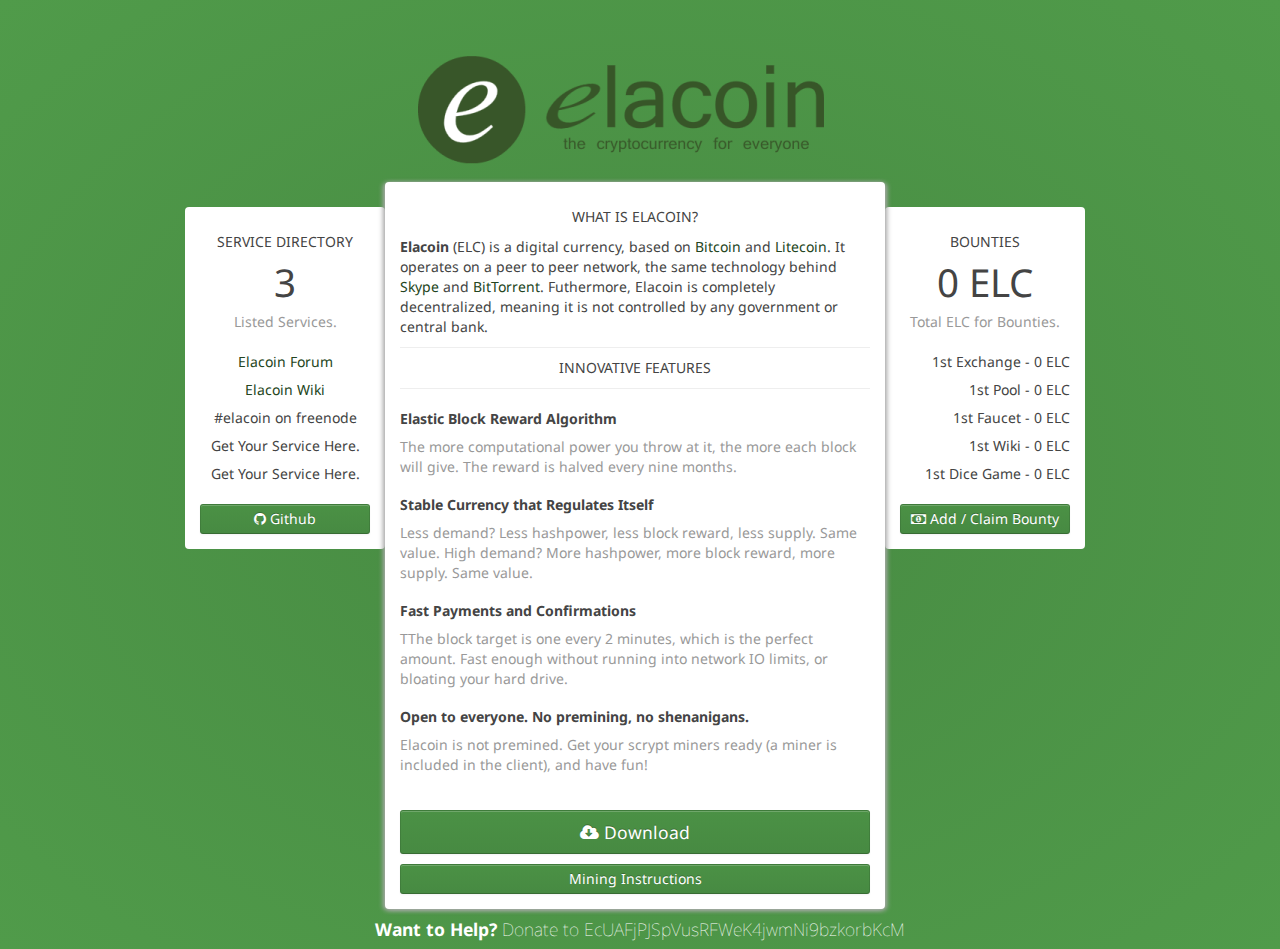
<file: index.html>
<!doctype html>
<html>
<head>
	<link rel="icon" type="image/png" href="fav.png">
	<title>Elacoin - An elastic cryptocurrency</title>

	<link href="stylesheets/screen.css" media="screen, projection" rel="stylesheet" type="text/css" />
	<link href="stylesheets/print.css" media="print" rel="stylesheet" type="text/css" />
	<link href="font-awesome/css/font-awesome.css" rel="stylesheet" />
	
	<!--[if IE]>
		<link href="stylesheets/ie.css" media="screen, projection" rel="stylesheet" type="text/css" />
	<![endif]-->
	<style>
	.spacer { padding-bottom: 10px; }
	.userimg { width: 100%; }
	</style>

</head>
<body class="green-theme">
	<div class="container text-center">

		<h2 class="heading">
			<img src="logo.png" alt="Elacoin" style="padding-right: 38px;"/>
		
		</h2>
		<!--<p class="lead sub-title">An elastic crypto currency.</p>-->
		
		<div class="row plans text-center" style="margin-bottom:0px;">
			<div class="span2">
				<h5 class="plan-name">Service Directory</h5>
				<h1 class="plan-price">3</h1>
				<span class="muted">Listed Services.</span>

				<ul class="unstyled plan-features">
					<li><a href="http://www.altcoinforum.org/index.php/board,21.0.html">Elacoin Forum</a></li>
					<li><a href="http://elacoinwiki.org/index.php?title=Main_Page">Elacoin Wiki</a></li>
					<li>#elacoin on freenode</li>
					<li>Get Your Service Here.</li>
					<li>Get Your Service Here.</li>
				</ul>

				<a href="http://github.com/elacoin/elacoin" class="btn btn-block btn-medium btn-success"><i class="icon-github"></i> Github</a>
			</div>
			<div class="span5 preferred-plan" >

				<h5 class="plan-name">What is Elacoin?</h5>

				<div style="text-align: left;">
					<p>
                                <b>Elacoin</b> (ELC) is a digital currency, based on <a href="http://bitcoin.org">Bitcoin</a> and <a href="http://litecoin.org/">Litecoin</a>. 
                                It operates on a peer to peer network, the same technology behind <a href="http://www.skype.com/">Skype</a> and 
                                <a href="http://www.bittorrent.com/">BitTorrent</a>. Futhermore, Elacoin is completely decentralized, meaning it
                                is not controlled by any government or central bank.
                         </p>
				</div>

				

				<h5 class="plan-name" style="border-bottom: 1px solid #EEEEEE;  border-top: 1px solid #EEEEEE; padding: 10px;">Innovative Features</h5>

				<!--<h1 class="plan-price">$49</h1>-->
				<!--<span class="muted">Current Trade Price 100 ELC / 1 LTC</span>-->

				<ul class="unstyled plan-features" style="margin-top: 20px; text-align:left;">
					<li><b>Elastic Block Reward Algorithm</b></li>
					<li class="muted spacer">
						The more computational power you throw at it, the more each block will give. 
						The reward is halved every nine months.
					</li>
					<li><b>Stable Currency that Regulates Itself</b></li>
					<li class="muted spacer">
						Less demand? Less hashpower, less block reward, less supply. Same value.
						High demand? More hashpower, more block reward, more supply. Same value.
					</li>
					<li><b>Fast Payments and Confirmations</b></li>
					<li class="muted spacer">
						TThe block target is one every 2 minutes, which is the perfect amount.
						Fast enough without running into network IO limits, or bloating your hard drive.
					</li>
					<li><b>Open to everyone. No premining, no shenanigans.</b></li>
					<li class="muted spacer" style="margin-bottom: -20px; ">
						Elacoin is not premined. Get your scrypt miners ready (a miner is included in
						the client), and have fun!
					</li>
				</ul>
				<a href="http://github.com/elacoin/elacoin" class="btn btn-block btn-large btn-success"><i class="icon-cloud-download"></i> Download</a>

				<!--<div class="btn-group">
					<button class="btn btn-success dropdown-toggle" data-toggle="dropdown">Success <span class="caret"></span></button>
					<ul class="dropdown-menu">
						<li><a href="#">Action</a></li>
						<li><a href="#">Another action</a></li>
						<li><a href="#">Something else here</a></li>
						<li class="divider"></li>
						<li><a href="#">Separated link</a></li>
					</ul>
				</div>-->

				<a href="#" class="btn btn-block btn-medium btn-success" style="margin-top:10px;">Mining Instructions</a>
			</div>
			<div class="span2">
				<h5 class="plan-name">Bounties</h5>
				
				<h1 class="plan-price">0 ELC</h1>
				<span class="muted">Total ELC for Bounties.</span>

				<ul class="unstyled plan-features" style="text-align: right;">
					<li>1st Exchange - 0 ELC</li>
					<li>1st Pool - 0 ELC</li>
					<li>1st Faucet - 0 ELC</li>
					<li>1st Wiki - 0 ELC</li>
					<li>1st Dice Game - 0 ELC</li>
				</ul>
				<a href="https://bitcointalk.org/index.php?topic=204747.msg2139672#msg2139672" class="btn btn-block btn-medium btn-success"><i class="icon-money"></i> Add / Claim Bounty</a>
			</div>
		</div>

		<h4 class="learn-more" >
			<strong>Want to Help?</strong>
			<span>Donate to EcUAFjPJSpVusRFWeK4jwmNi9bzkorbKcM</span>
		</h4>

	</div>

	<!--<script src="assets/js/bootstrap-dropdown.js"></script>-->
	<script>
	(function(i,s,o,g,r,a,m){i['GoogleAnalyticsObject']=r;i[r]=i[r]||function(){
	(i[r].q=i[r].q||[]).push(arguments)},i[r].l=1*new Date();a=s.createElement(o),
	m=s.getElementsByTagName(o)[0];a.async=1;a.src=g;m.parentNode.insertBefore(a,m)
	})(window,document,'script','//www.google-analytics.com/analytics.js','ga');

	ga('create', 'UA-40768937-2', 'elacoin.org');
	ga('send', 'pageview');
	</script>
</body>
</html>
</file>
<file: stylesheets/screen.css>
@import url(http://fonts.googleapis.com/css?family=Noto+Sans);body{margin:0;font-family:"Helvetica Neue",Helvetica,Arial,sans-serif;font-size:14px;line-height:20px;color:#333;background-color:#fff}a{color:#08c;text-decoration:none}a:hover,a:focus{color:#005580;text-decoration:underline}.img-rounded{-webkit-border-radius:6px;-moz-border-radius:6px;border-radius:6px}.img-polaroid{padding:4px;background-color:#fff;border:1px solid #ccc;border:1px solid rgba(0,0,0,0.2);-webkit-box-shadow:0 1px 3px rgba(0,0,0,0.1);-moz-box-shadow:0 1px 3px rgba(0,0,0,0.1);box-shadow:0 1px 3px rgba(0,0,0,0.1)}.img-circle{-webkit-border-radius:500px;-moz-border-radius:500px;border-radius:500px}.row{margin-left:-20px;*zoom:1}.row:before,.row:after{display:table;content:"";line-height:0}.row:after{clear:both}[class*="span"]{float:left;min-height:1px;margin-left:20px}.container,.navbar-static-top .container,.navbar-fixed-top .container,.navbar-fixed-bottom .container{width:940px}.span12{width:940px}.span11{width:860px}.span10{width:780px}.span9{width:700px}.span8{width:620px}.span7{width:540px}.span6{width:460px}.span5{width:380px}.span4{width:300px}.span3{width:220px}.span2{width:140px}.span1{width:60px}.offset12{margin-left:980px}.offset11{margin-left:900px}.offset10{margin-left:820px}.offset9{margin-left:740px}.offset8{margin-left:660px}.offset7{margin-left:580px}.offset6{margin-left:500px}.offset5{margin-left:420px}.offset4{margin-left:340px}.offset3{margin-left:260px}.offset2{margin-left:180px}.offset1{margin-left:100px}.row-fluid{width:100%;*zoom:1}.row-fluid:before,.row-fluid:after{display:table;content:"";line-height:0}.row-fluid:after{clear:both}.row-fluid [class*="span"]{display:block;width:100%;min-height:30px;-webkit-box-sizing:border-box;-moz-box-sizing:border-box;box-sizing:border-box;float:left;margin-left:2.12766%;*margin-left:2.07447%}.row-fluid [class*="span"]:first-child{margin-left:0}.row-fluid .controls-row [class*="span"]+[class*="span"]{margin-left:2.12766%}.row-fluid .span12{width:100%;*width:99.94681%}.row-fluid .span11{width:91.48936%;*width:91.43617%}.row-fluid .span10{width:82.97872%;*width:82.92553%}.row-fluid .span9{width:74.46809%;*width:74.41489%}.row-fluid .span8{width:65.95745%;*width:65.90426%}.row-fluid .span7{width:57.44681%;*width:57.39362%}.row-fluid .span6{width:48.93617%;*width:48.88298%}.row-fluid .span5{width:40.42553%;*width:40.37234%}.row-fluid .span4{width:31.91489%;*width:31.8617%}.row-fluid .span3{width:23.40426%;*width:23.35106%}.row-fluid .span2{width:14.89362%;*width:14.84043%}.row-fluid .span1{width:6.38298%;*width:6.32979%}.row-fluid .offset12{margin-left:104.25532%;*margin-left:104.14894%}.row-fluid .offset12:first-child{margin-left:102.12766%;*margin-left:102.02128%}.row-fluid .offset11{margin-left:95.74468%;*margin-left:95.6383%}.row-fluid .offset11:first-child{margin-left:93.61702%;*margin-left:93.51064%}.row-fluid .offset10{margin-left:87.23404%;*margin-left:87.12766%}.row-fluid .offset10:first-child{margin-left:85.10638%;*margin-left:85.0%}.row-fluid .offset9{margin-left:78.7234%;*margin-left:78.61702%}.row-fluid .offset9:first-child{margin-left:76.59574%;*margin-left:76.48936%}.row-fluid .offset8{margin-left:70.21277%;*margin-left:70.10638%}.row-fluid .offset8:first-child{margin-left:68.08511%;*margin-left:67.97872%}.row-fluid .offset7{margin-left:61.70213%;*margin-left:61.59574%}.row-fluid .offset7:first-child{margin-left:59.57447%;*margin-left:59.46809%}.row-fluid .offset6{margin-left:53.19149%;*margin-left:53.08511%}.row-fluid .offset6:first-child{margin-left:51.06383%;*margin-left:50.95745%}.row-fluid .offset5{margin-left:44.68085%;*margin-left:44.57447%}.row-fluid .offset5:first-child{margin-left:42.55319%;*margin-left:42.44681%}.row-fluid .offset4{margin-left:36.17021%;*margin-left:36.06383%}.row-fluid .offset4:first-child{margin-left:34.04255%;*margin-left:33.93617%}.row-fluid .offset3{margin-left:27.65957%;*margin-left:27.55319%}.row-fluid .offset3:first-child{margin-left:25.53191%;*margin-left:25.42553%}.row-fluid .offset2{margin-left:19.14894%;*margin-left:19.04255%}.row-fluid .offset2:first-child{margin-left:17.02128%;*margin-left:16.91489%}.row-fluid .offset1{margin-left:10.6383%;*margin-left:10.53191%}.row-fluid .offset1:first-child{margin-left:8.51064%;*margin-left:8.40426%}[class*="span"].hide,.row-fluid [class*="span"].hide{display:none}[class*="span"].pull-right,.row-fluid [class*="span"].pull-right{float:right}.container{margin-right:auto;margin-left:auto;*zoom:1}.container:before,.container:after{display:table;content:"";line-height:0}.container:after{clear:both}.container-fluid{padding-right:20px;padding-left:20px;*zoom:1}.container-fluid:before,.container-fluid:after{display:table;content:"";line-height:0}.container-fluid:after{clear:both}p{margin:0 0 10px}.lead{margin-bottom:20px;font-size:21px;font-weight:200;line-height:30px}small{font-size:85%}strong{font-weight:bold}em{font-style:italic}cite{font-style:normal}.muted{color:#999}a.muted:hover,a.muted:focus{color:gray}.text-warning{color:#c09853}a.text-warning:hover,a.text-warning:focus{color:#a47e3c}.text-error{color:#b94a48}a.text-error:hover,a.text-error:focus{color:#953b39}.text-info{color:#3a87ad}a.text-info:hover,a.text-info:focus{color:#2d6987}.text-success{color:#468847}a.text-success:hover,a.text-success:focus{color:#356635}.text-left{text-align:left}.text-right{text-align:right}.text-center{text-align:center}h1,h2,h3,h4,h5,h6{margin:10px 0;font-family:inherit;font-weight:bold;line-height:20px;color:inherit;text-rendering:optimizelegibility}h1 small,h2 small,h3 small,h4 small,h5 small,h6 small{font-weight:normal;line-height:1;color:#999}h1,h2,h3{line-height:40px}h1{font-size:38.5px}h2{font-size:31.5px}h3{font-size:24.5px}h4{font-size:17.5px}h5{font-size:14px}h6{font-size:11.9px}h1 small{font-size:24.5px}h2 small{font-size:17.5px}h3 small{font-size:14px}h4 small{font-size:14px}.page-header{padding-bottom:9px;margin:20px 0 30px;border-bottom:1px solid #eee}ul,ol{padding:0;margin:0 0 10px 25px}ul ul,ul ol,ol ol,ol ul{margin-bottom:0}li{line-height:20px}ul.unstyled,ol.unstyled{margin-left:0;list-style:none}ul.inline,ol.inline{margin-left:0;list-style:none}ul.inline>li,ol.inline>li{display:inline-block;*display:inline;*zoom:1;padding-left:5px;padding-right:5px}dl{margin-bottom:20px}dt,dd{line-height:20px}dt{font-weight:bold}dd{margin-left:10px}.dl-horizontal{*zoom:1}.dl-horizontal:before,.dl-horizontal:after{display:table;content:"";line-height:0}.dl-horizontal:after{clear:both}.dl-horizontal dt{float:left;width:160px;clear:left;text-align:right;overflow:hidden;text-overflow:ellipsis;white-space:nowrap}.dl-horizontal dd{margin-left:180px}hr{margin:20px 0;border:0;border-top:1px solid #eee;border-bottom:1px solid #fff}abbr[title],abbr[data-original-title]{cursor:help;border-bottom:1px dotted #999}abbr.initialism{font-size:90%;text-transform:uppercase}blockquote{padding:0 0 0 15px;margin:0 0 20px;border-left:5px solid #eee}blockquote p{margin-bottom:0;font-size:17.5px;font-weight:300;line-height:1.25}blockquote small{display:block;line-height:20px;color:#999}blockquote small:before{content:'\2014 \00A0'}blockquote.pull-right{float:right;padding-right:15px;padding-left:0;border-right:5px solid #eee;border-left:0}blockquote.pull-right p,blockquote.pull-right small{text-align:right}blockquote.pull-right small:before{content:''}blockquote.pull-right small:after{content:'\00A0 \2014'}q:before,q:after,blockquote:before,blockquote:after{content:""}address{display:block;margin-bottom:20px;font-style:normal;line-height:20px}[class^="icon-"],[class*=" icon-"]{display:inline-block;width:14px;height:14px;*margin-right:.3em;line-height:14px;vertical-align:text-top;background-image:url("../img/glyphicons-halflings.png");background-position:14px 14px;background-repeat:no-repeat;margin-top:1px}.icon-white,.nav-pills>.active>a>[class^="icon-"],.nav-pills>.active>a>[class*=" icon-"],.nav-list>.active>a>[class^="icon-"],.nav-list>.active>a>[class*=" icon-"],.navbar-inverse .nav>.active>a>[class^="icon-"],.navbar-inverse .nav>.active>a>[class*=" icon-"],.dropdown-menu>li>a:hover>[class^="icon-"],.dropdown-menu>li>a:focus>[class^="icon-"],.dropdown-menu>li>a:hover>[class*=" icon-"],.dropdown-menu>li>a:focus>[class*=" icon-"],.dropdown-menu>.active>a>[class^="icon-"],.dropdown-menu>.active>a>[class*=" icon-"],.dropdown-submenu:hover>a>[class^="icon-"],.dropdown-submenu:focus>a>[class^="icon-"],.dropdown-submenu:hover>a>[class*=" icon-"],.dropdown-submenu:focus>a>[class*=" icon-"]{background-image:url("../img/glyphicons-halflings-white.png")}.icon-glass{background-position:0 0}.icon-music{background-position:-24px 0}.icon-search{background-position:-48px 0}.icon-envelope{background-position:-72px 0}.icon-heart{background-position:-96px 0}.icon-star{background-position:-120px 0}.icon-star-empty{background-position:-144px 0}.icon-user{background-position:-168px 0}.icon-film{background-position:-192px 0}.icon-th-large{background-position:-216px 0}.icon-th{background-position:-240px 0}.icon-th-list{background-position:-264px 0}.icon-ok{background-position:-288px 0}.icon-remove{background-position:-312px 0}.icon-zoom-in{background-position:-336px 0}.icon-zoom-out{background-position:-360px 0}.icon-off{background-position:-384px 0}.icon-signal{background-position:-408px 0}.icon-cog{background-position:-432px 0}.icon-trash{background-position:-456px 0}.icon-home{background-position:0 -24px}.icon-file{background-position:-24px -24px}.icon-time{background-position:-48px -24px}.icon-road{background-position:-72px -24px}.icon-download-alt{background-position:-96px -24px}.icon-download{background-position:-120px -24px}.icon-upload{background-position:-144px -24px}.icon-inbox{background-position:-168px -24px}.icon-play-circle{background-position:-192px -24px}.icon-repeat{background-position:-216px -24px}.icon-refresh{background-position:-240px -24px}.icon-list-alt{background-position:-264px -24px}.icon-lock{background-position:-287px -24px}.icon-flag{background-position:-312px -24px}.icon-headphones{background-position:-336px -24px}.icon-volume-off{background-position:-360px -24px}.icon-volume-down{background-position:-384px -24px}.icon-volume-up{background-position:-408px -24px}.icon-qrcode{background-position:-432px -24px}.icon-barcode{background-position:-456px -24px}.icon-tag{background-position:0 -48px}.icon-tags{background-position:-25px -48px}.icon-book{background-position:-48px -48px}.icon-bookmark{background-position:-72px -48px}.icon-print{background-position:-96px -48px}.icon-camera{background-position:-120px -48px}.icon-font{background-position:-144px -48px}.icon-bold{background-position:-167px -48px}.icon-italic{background-position:-192px -48px}.icon-text-height{background-position:-216px -48px}.icon-text-width{background-position:-240px -48px}.icon-align-left{background-position:-264px -48px}.icon-align-center{background-position:-288px -48px}.icon-align-right{background-position:-312px -48px}.icon-align-justify{background-position:-336px -48px}.icon-list{background-position:-360px -48px}.icon-indent-left{background-position:-384px -48px}.icon-indent-right{background-position:-408px -48px}.icon-facetime-video{background-position:-432px -48px}.icon-picture{background-position:-456px -48px}.icon-pencil{background-position:0 -72px}.icon-map-marker{background-position:-24px -72px}.icon-adjust{background-position:-48px -72px}.icon-tint{background-position:-72px -72px}.icon-edit{background-position:-96px -72px}.icon-share{background-position:-120px -72px}.icon-check{background-position:-144px -72px}.icon-move{background-position:-168px -72px}.icon-step-backward{background-position:-192px -72px}.icon-fast-backward{background-position:-216px -72px}.icon-backward{background-position:-240px -72px}.icon-play{background-position:-264px -72px}.icon-pause{background-position:-288px -72px}.icon-stop{background-position:-312px -72px}.icon-forward{background-position:-336px -72px}.icon-fast-forward{background-position:-360px -72px}.icon-step-forward{background-position:-384px -72px}.icon-eject{background-position:-408px -72px}.icon-chevron-left{background-position:-432px -72px}.icon-chevron-right{background-position:-456px -72px}.icon-plus-sign{background-position:0 -96px}.icon-minus-sign{background-position:-24px -96px}.icon-remove-sign{background-position:-48px -96px}.icon-ok-sign{background-position:-72px -96px}.icon-question-sign{background-position:-96px -96px}.icon-info-sign{background-position:-120px -96px}.icon-screenshot{background-position:-144px -96px}.icon-remove-circle{background-position:-168px -96px}.icon-ok-circle{background-position:-192px -96px}.icon-ban-circle{background-position:-216px -96px}.icon-arrow-left{background-position:-240px -96px}.icon-arrow-right{background-position:-264px -96px}.icon-arrow-up{background-position:-289px -96px}.icon-arrow-down{background-position:-312px -96px}.icon-share-alt{background-position:-336px -96px}.icon-resize-full{background-position:-360px -96px}.icon-resize-small{background-position:-384px -96px}.icon-plus{background-position:-408px -96px}.icon-minus{background-position:-433px -96px}.icon-asterisk{background-position:-456px -96px}.icon-exclamation-sign{background-position:0 -120px}.icon-gift{background-position:-24px -120px}.icon-leaf{background-position:-48px -120px}.icon-fire{background-position:-72px -120px}.icon-eye-open{background-position:-96px -120px}.icon-eye-close{background-position:-120px -120px}.icon-warning-sign{background-position:-144px -120px}.icon-plane{background-position:-168px -120px}.icon-calendar{background-position:-192px -120px}.icon-random{background-position:-216px -120px;width:16px}.icon-comment{background-position:-240px -120px}.icon-magnet{background-position:-264px -120px}.icon-chevron-up{background-position:-288px -120px}.icon-chevron-down{background-position:-313px -119px}.icon-retweet{background-position:-336px -120px}.icon-shopping-cart{background-position:-360px -120px}.icon-folder-close{background-position:-384px -120px;width:16px}.icon-folder-open{background-position:-408px -120px;width:16px}.icon-resize-vertical{background-position:-432px -119px}.icon-resize-horizontal{background-position:-456px -118px}.icon-hdd{background-position:0 -144px}.icon-bullhorn{background-position:-24px -144px}.icon-bell{background-position:-48px -144px}.icon-certificate{background-position:-72px -144px}.icon-thumbs-up{background-position:-96px -144px}.icon-thumbs-down{background-position:-120px -144px}.icon-hand-right{background-position:-144px -144px}.icon-hand-left{background-position:-168px -144px}.icon-hand-up{background-position:-192px -144px}.icon-hand-down{background-position:-216px -144px}.icon-circle-arrow-right{background-position:-240px -144px}.icon-circle-arrow-left{background-position:-264px -144px}.icon-circle-arrow-up{background-position:-288px -144px}.icon-circle-arrow-down{background-position:-312px -144px}.icon-globe{background-position:-336px -144px}.icon-wrench{background-position:-360px -144px}.icon-tasks{background-position:-384px -144px}.icon-filter{background-position:-408px -144px}.icon-briefcase{background-position:-432px -144px}.icon-fullscreen{background-position:-456px -144px}.btn{display:inline-block;*display:inline;*zoom:1;padding:4px 12px;margin-bottom:0;font-size:14px;line-height:20px;text-align:center;vertical-align:middle;cursor:pointer;color:#333;text-shadow:0 1px 1px rgba(255,255,255,0.75);background-color:#f5f5f5;background-image:-moz-linear-gradient(top, #fff, #e6e6e6);background-image:-webkit-gradient(linear, 0 0, 0 100%, from(#fff), to(#e6e6e6));background-image:-webkit-linear-gradient(top, #fff, #e6e6e6);background-image:-o-linear-gradient(top, #fff, #e6e6e6);background-image:linear-gradient(to bottom, #ffffff,#e6e6e6);background-repeat:repeat-x;filter:progid:DXImageTransform.Microsoft.gradient(startColorstr='#FFFFFFFF', endColorstr='#FFE6E6E6', GradientType=0);border-color:#e6e6e6 #e6e6e6 #bfbfbf;border-color:rgba(0,0,0,0.1) rgba(0,0,0,0.1) rgba(0,0,0,0.25);*background-color:#e6e6e6;filter:progid:DXImageTransform.Microsoft.gradient(enabled=false);border:1px solid #ccc;*border:0;border-bottom-color:#b3b3b3;-webkit-border-radius:4px;-moz-border-radius:4px;border-radius:4px;*margin-left:.3em;-webkit-box-shadow:inset 0 1px 0 rgba(255,255,255,0.2),0 1px 2px rgba(0,0,0,0.05);-moz-box-shadow:inset 0 1px 0 rgba(255,255,255,0.2),0 1px 2px rgba(0,0,0,0.05);box-shadow:inset 0 1px 0 rgba(255,255,255,0.2),0 1px 2px rgba(0,0,0,0.05)}.btn:hover,.btn:focus,.btn:active,.btn.active,.btn.disabled,.btn[disabled]{color:#333;background-color:#e6e6e6;*background-color:#d9d9d9}.btn:active,.btn.active{background-color:#ccc \9}.btn:first-child{*margin-left:0}.btn:hover,.btn:focus{color:#333;text-decoration:none;background-position:0 -15px;-webkit-transition:background-position 0.1s linear;-moz-transition:background-position 0.1s linear;-o-transition:background-position 0.1s linear;transition:background-position 0.1s linear}.btn:focus{outline:thin dotted #333;outline:5px auto -webkit-focus-ring-color;outline-offset:-2px}.btn.active,.btn:active{background-image:none;outline:0;-webkit-box-shadow:inset 0 2px 4px rgba(0,0,0,0.15),0 1px 2px rgba(0,0,0,0.05);-moz-box-shadow:inset 0 2px 4px rgba(0,0,0,0.15),0 1px 2px rgba(0,0,0,0.05);box-shadow:inset 0 2px 4px rgba(0,0,0,0.15),0 1px 2px rgba(0,0,0,0.05)}.btn.disabled,.btn[disabled]{cursor:default;background-image:none;opacity:0.65;filter:alpha(opacity=65);-webkit-box-shadow:none;-moz-box-shadow:none;box-shadow:none}.btn-large{padding:11px 19px;font-size:17.5px;-webkit-border-radius:6px;-moz-border-radius:6px;border-radius:6px}.btn-large [class^="icon-"],.btn-large [class*=" icon-"]{margin-top:4px}.btn-small{padding:2px 10px;font-size:11.9px;-webkit-border-radius:3px;-moz-border-radius:3px;border-radius:3px}.btn-small [class^="icon-"],.btn-small [class*=" icon-"]{margin-top:0}.btn-mini [class^="icon-"],.btn-mini [class*=" icon-"]{margin-top:-1px}.btn-mini{padding:0px 6px;font-size:10.5px;-webkit-border-radius:3px;-moz-border-radius:3px;border-radius:3px}.btn-block{display:block;width:100%;padding-left:0;padding-right:0;-webkit-box-sizing:border-box;-moz-box-sizing:border-box;box-sizing:border-box}.btn-block+.btn-block{margin-top:5px}input[type="submit"].btn-block,input[type="reset"].btn-block,input[type="button"].btn-block{width:100%}.btn-primary.active,.btn-warning.active,.btn-danger.active,.btn-success.active,.btn-info.active,.btn-inverse.active{color:rgba(255,255,255,0.75)}.btn-primary{color:#fff;text-shadow:0 -1px 0 rgba(0,0,0,0.25);background-color:#006ccc;background-image:-moz-linear-gradient(top, #08c, #04c);background-image:-webkit-gradient(linear, 0 0, 0 100%, from(#08c), to(#04c));background-image:-webkit-linear-gradient(top, #08c, #04c);background-image:-o-linear-gradient(top, #08c, #04c);background-image:linear-gradient(to bottom, #0088cc,#0044cc);background-repeat:repeat-x;filter:progid:DXImageTransform.Microsoft.gradient(startColorstr='#FF0088CC', endColorstr='#FF0044CC', GradientType=0);border-color:#04c #04c #002a80;border-color:rgba(0,0,0,0.1) rgba(0,0,0,0.1) rgba(0,0,0,0.25);*background-color:#04c;filter:progid:DXImageTransform.Microsoft.gradient(enabled=false)}.btn-primary:hover,.btn-primary:focus,.btn-primary:active,.btn-primary.active,.btn-primary.disabled,.btn-primary[disabled]{color:#fff;background-color:#04c;*background-color:#003bb3}.btn-primary:active,.btn-primary.active{background-color:#039 \9}.btn-warning{color:#fff;text-shadow:0 -1px 0 rgba(0,0,0,0.25);background-color:#f9a732;background-image:-moz-linear-gradient(top, #fbb450, #f89406);background-image:-webkit-gradient(linear, 0 0, 0 100%, from(#fbb450), to(#f89406));background-image:-webkit-linear-gradient(top, #fbb450, #f89406);background-image:-o-linear-gradient(top, #fbb450, #f89406);background-image:linear-gradient(to bottom, #fbb450,#f89406);background-repeat:repeat-x;filter:progid:DXImageTransform.Microsoft.gradient(startColorstr='#FFFBB450', endColorstr='#FFF89406', GradientType=0);border-color:#f89406 #f89406 #ad6704;border-color:rgba(0,0,0,0.1) rgba(0,0,0,0.1) rgba(0,0,0,0.25);*background-color:#f89406;filter:progid:DXImageTransform.Microsoft.gradient(enabled=false)}.btn-warning:hover,.btn-warning:focus,.btn-warning:active,.btn-warning.active,.btn-warning.disabled,.btn-warning[disabled]{color:#fff;background-color:#f89406;*background-color:#df8505}.btn-warning:active,.btn-warning.active{background-color:#c67605 \9}.btn-danger{color:#fff;text-shadow:0 -1px 0 rgba(0,0,0,0.25);background-color:#da4e49;background-image:-moz-linear-gradient(top, #ee5f5b, #bd362f);background-image:-webkit-gradient(linear, 0 0, 0 100%, from(#ee5f5b), to(#bd362f));background-image:-webkit-linear-gradient(top, #ee5f5b, #bd362f);background-image:-o-linear-gradient(top, #ee5f5b, #bd362f);background-image:linear-gradient(to bottom, #ee5f5b,#bd362f);background-repeat:repeat-x;filter:progid:DXImageTransform.Microsoft.gradient(startColorstr='#FFEE5F5B', endColorstr='#FFBD362F', GradientType=0);border-color:#bd362f #bd362f #802420;border-color:rgba(0,0,0,0.1) rgba(0,0,0,0.1) rgba(0,0,0,0.25);*background-color:#bd362f;filter:progid:DXImageTransform.Microsoft.gradient(enabled=false)}.btn-danger:hover,.btn-danger:focus,.btn-danger:active,.btn-danger.active,.btn-danger.disabled,.btn-danger[disabled]{color:#fff;background-color:#bd362f;*background-color:#a9302a}.btn-danger:active,.btn-danger.active{background-color:#942a25 \9}.btn-success{color:#fff;text-shadow:0 -1px 0 rgba(0,0,0,0.25);background-color:#5bb65b;background-image:-moz-linear-gradient(top, #62c462, #51a351);background-image:-webkit-gradient(linear, 0 0, 0 100%, from(#62c462), to(#51a351));background-image:-webkit-linear-gradient(top, #62c462, #51a351);background-image:-o-linear-gradient(top, #62c462, #51a351);background-image:linear-gradient(to bottom, #62c462,#51a351);background-repeat:repeat-x;filter:progid:DXImageTransform.Microsoft.gradient(startColorstr='#FF62C462', endColorstr='#FF51A351', GradientType=0);border-color:#51a351 #51a351 #387038;border-color:rgba(0,0,0,0.1) rgba(0,0,0,0.1) rgba(0,0,0,0.25);*background-color:#51a351;filter:progid:DXImageTransform.Microsoft.gradient(enabled=false)}.btn-success:hover,.btn-success:focus,.btn-success:active,.btn-success.active,.btn-success.disabled,.btn-success[disabled]{color:#fff;background-color:#51a351;*background-color:#499249}.btn-success:active,.btn-success.active{background-color:#408140 \9}.btn-info{color:#fff;text-shadow:0 -1px 0 rgba(0,0,0,0.25);background-color:#49afcd;background-image:-moz-linear-gradient(top, #5bc0de, #2f96b4);background-image:-webkit-gradient(linear, 0 0, 0 100%, from(#5bc0de), to(#2f96b4));background-image:-webkit-linear-gradient(top, #5bc0de, #2f96b4);background-image:-o-linear-gradient(top, #5bc0de, #2f96b4);background-image:linear-gradient(to bottom, #5bc0de,#2f96b4);background-repeat:repeat-x;filter:progid:DXImageTransform.Microsoft.gradient(startColorstr='#FF5BC0DE', endColorstr='#FF2F96B4', GradientType=0);border-color:#2f96b4 #2f96b4 #1f6377;border-color:rgba(0,0,0,0.1) rgba(0,0,0,0.1) rgba(0,0,0,0.25);*background-color:#2f96b4;filter:progid:DXImageTransform.Microsoft.gradient(enabled=false)}.btn-info:hover,.btn-info:focus,.btn-info:active,.btn-info.active,.btn-info.disabled,.btn-info[disabled]{color:#fff;background-color:#2f96b4;*background-color:#2a85a0}.btn-info:active,.btn-info.active{background-color:#24748c \9}.btn-inverse{color:#fff;text-shadow:0 -1px 0 rgba(0,0,0,0.25);background-color:#363636;background-image:-moz-linear-gradient(top, #444, #222);background-image:-webkit-gradient(linear, 0 0, 0 100%, from(#444), to(#222));background-image:-webkit-linear-gradient(top, #444, #222);background-image:-o-linear-gradient(top, #444, #222);background-image:linear-gradient(to bottom, #444444,#222222);background-repeat:repeat-x;filter:progid:DXImageTransform.Microsoft.gradient(startColorstr='#FF444444', endColorstr='#FF222222', GradientType=0);border-color:#222 #222 #000;border-color:rgba(0,0,0,0.1) rgba(0,0,0,0.1) rgba(0,0,0,0.25);*background-color:#222;filter:progid:DXImageTransform.Microsoft.gradient(enabled=false)}.btn-inverse:hover,.btn-inverse:focus,.btn-inverse:active,.btn-inverse.active,.btn-inverse.disabled,.btn-inverse[disabled]{color:#fff;background-color:#222;*background-color:#151515}.btn-inverse:active,.btn-inverse.active{background-color:#090909 \9}button.btn,input[type="submit"].btn{*padding-top:3px;*padding-bottom:3px}button.btn::-moz-focus-inner,input[type="submit"].btn::-moz-focus-inner{padding:0;border:0}button.btn.btn-large,input[type="submit"].btn.btn-large{*padding-top:7px;*padding-bottom:7px}button.btn.btn-small,input[type="submit"].btn.btn-small{*padding-top:3px;*padding-bottom:3px}button.btn.btn-mini,input[type="submit"].btn.btn-mini{*padding-top:1px;*padding-bottom:1px}.btn-link,.btn-link:active,.btn-link[disabled]{background-color:transparent;background-image:none;-webkit-box-shadow:none;-moz-box-shadow:none;box-shadow:none}.btn-link{border-color:transparent;cursor:pointer;color:#08c;-webkit-border-radius:0;-moz-border-radius:0;border-radius:0}.btn-link:hover,.btn-link:focus{color:#005580;text-decoration:underline;background-color:transparent}.btn-link[disabled]:hover,.btn-link[disabled]:focus{color:#333;text-decoration:none}.pull-right{float:right}.pull-left{float:left}.hide{display:none}.show{display:block}.invisible{visibility:hidden}.affix{position:fixed}.clearfix{*zoom:1}.clearfix:before,.clearfix:after{display:table;content:"";line-height:0}.clearfix:after{clear:both}.hide-text{font:0/0 a;color:transparent;text-shadow:none;background-color:transparent;border:0}.input-block-level{display:block;width:100%;min-height:30px;-webkit-box-sizing:border-box;-moz-box-sizing:border-box;box-sizing:border-box}@-ms-viewport{width:device-width}.hidden{display:none;visibility:hidden}.visible-phone{display:none !important}.visible-tablet{display:none !important}.hidden-desktop{display:none !important}.visible-desktop{display:inherit !important}@media (min-width: 768px) and (max-width: 979px){.hidden-desktop{display:inherit !important}.visible-desktop{display:none !important}.visible-tablet{display:inherit !important}.hidden-tablet{display:none !important}}@media (max-width: 767px){.hidden-desktop{display:inherit !important}.visible-desktop{display:none !important}.visible-phone{display:inherit !important}.hidden-phone{display:none !important}}.visible-print{display:none !important}@media print{.visible-print{display:inherit !important}.hidden-print{display:none !important}}.clearfix{*zoom:1}.clearfix:before,.clearfix:after{display:table;content:"";line-height:0}.clearfix:after{clear:both}.hide-text{font:0/0 a;color:transparent;text-shadow:none;background-color:transparent;border:0}.input-block-level{display:block;width:100%;min-height:30px;-webkit-box-sizing:border-box;-moz-box-sizing:border-box;box-sizing:border-box}@media (min-width: 1200px){.row{margin-left:-30px;*zoom:1}.row:before,.row:after{display:table;content:"";line-height:0}.row:after{clear:both}[class*="span"]{float:left;min-height:1px;margin-left:30px}.container,.navbar-static-top .container,.navbar-fixed-top .container,.navbar-fixed-bottom .container{width:1170px}.span12{width:1170px}.span11{width:1070px}.span10{width:970px}.span9{width:870px}.span8{width:770px}.span7{width:670px}.span6{width:570px}.span5{width:470px}.span4{width:370px}.span3{width:270px}.span2{width:170px}.span1{width:70px}.offset12{margin-left:1230px}.offset11{margin-left:1130px}.offset10{margin-left:1030px}.offset9{margin-left:930px}.offset8{margin-left:830px}.offset7{margin-left:730px}.offset6{margin-left:630px}.offset5{margin-left:530px}.offset4{margin-left:430px}.offset3{margin-left:330px}.offset2{margin-left:230px}.offset1{margin-left:130px}.row-fluid{width:100%;*zoom:1}.row-fluid:before,.row-fluid:after{display:table;content:"";line-height:0}.row-fluid:after{clear:both}.row-fluid [class*="span"]{display:block;width:100%;min-height:30px;-webkit-box-sizing:border-box;-moz-box-sizing:border-box;box-sizing:border-box;float:left;margin-left:2.5641%;*margin-left:2.51091%}.row-fluid [class*="span"]:first-child{margin-left:0}.row-fluid .controls-row [class*="span"]+[class*="span"]{margin-left:2.5641%}.row-fluid .span12{width:100%;*width:99.94681%}.row-fluid .span11{width:91.45299%;*width:91.3998%}.row-fluid .span10{width:82.90598%;*width:82.85279%}.row-fluid .span9{width:74.35897%;*width:74.30578%}.row-fluid .span8{width:65.81197%;*width:65.75877%}.row-fluid .span7{width:57.26496%;*width:57.21177%}.row-fluid .span6{width:48.71795%;*width:48.66476%}.row-fluid .span5{width:40.17094%;*width:40.11775%}.row-fluid .span4{width:31.62393%;*width:31.57074%}.row-fluid .span3{width:23.07692%;*width:23.02373%}.row-fluid .span2{width:14.52991%;*width:14.47672%}.row-fluid .span1{width:5.98291%;*width:5.92971%}.row-fluid .offset12{margin-left:105.12821%;*margin-left:105.02182%}.row-fluid .offset12:first-child{margin-left:102.5641%;*margin-left:102.45772%}.row-fluid .offset11{margin-left:96.5812%;*margin-left:96.47481%}.row-fluid .offset11:first-child{margin-left:94.01709%;*margin-left:93.91071%}.row-fluid .offset10{margin-left:88.03419%;*margin-left:87.92781%}.row-fluid .offset10:first-child{margin-left:85.47009%;*margin-left:85.3637%}.row-fluid .offset9{margin-left:79.48718%;*margin-left:79.3808%}.row-fluid .offset9:first-child{margin-left:76.92308%;*margin-left:76.81669%}.row-fluid .offset8{margin-left:70.94017%;*margin-left:70.83379%}.row-fluid .offset8:first-child{margin-left:68.37607%;*margin-left:68.26969%}.row-fluid .offset7{margin-left:62.39316%;*margin-left:62.28678%}.row-fluid .offset7:first-child{margin-left:59.82906%;*margin-left:59.72268%}.row-fluid .offset6{margin-left:53.84615%;*margin-left:53.73977%}.row-fluid .offset6:first-child{margin-left:51.28205%;*margin-left:51.17567%}.row-fluid .offset5{margin-left:45.29915%;*margin-left:45.19276%}.row-fluid .offset5:first-child{margin-left:42.73504%;*margin-left:42.62866%}.row-fluid .offset4{margin-left:36.75214%;*margin-left:36.64575%}.row-fluid .offset4:first-child{margin-left:34.18803%;*margin-left:34.08165%}.row-fluid .offset3{margin-left:28.20513%;*margin-left:28.09875%}.row-fluid .offset3:first-child{margin-left:25.64103%;*margin-left:25.53464%}.row-fluid .offset2{margin-left:19.65812%;*margin-left:19.55174%}.row-fluid .offset2:first-child{margin-left:17.09402%;*margin-left:16.98763%}.row-fluid .offset1{margin-left:11.11111%;*margin-left:11.00473%}.row-fluid .offset1:first-child{margin-left:8.54701%;*margin-left:8.44063%}input,textarea,.uneditable-input{margin-left:0}.controls-row [class*="span"]+[class*="span"]{margin-left:30px}input.span12,textarea.span12,.uneditable-input.span12{width:1156px}input.span11,textarea.span11,.uneditable-input.span11{width:1056px}input.span10,textarea.span10,.uneditable-input.span10{width:956px}input.span9,textarea.span9,.uneditable-input.span9{width:856px}input.span8,textarea.span8,.uneditable-input.span8{width:756px}input.span7,textarea.span7,.uneditable-input.span7{width:656px}input.span6,textarea.span6,.uneditable-input.span6{width:556px}input.span5,textarea.span5,.uneditable-input.span5{width:456px}input.span4,textarea.span4,.uneditable-input.span4{width:356px}input.span3,textarea.span3,.uneditable-input.span3{width:256px}input.span2,textarea.span2,.uneditable-input.span2{width:156px}input.span1,textarea.span1,.uneditable-input.span1{width:56px}.thumbnails{margin-left:-30px}.thumbnails>li{margin-left:30px}.row-fluid .thumbnails{margin-left:0}}@media (min-width: 768px) and (max-width: 979px){.row{margin-left:-20px;*zoom:1}.row:before,.row:after{display:table;content:"";line-height:0}.row:after{clear:both}[class*="span"]{float:left;min-height:1px;margin-left:20px}.container,.navbar-static-top .container,.navbar-fixed-top .container,.navbar-fixed-bottom .container{width:724px}.span12{width:724px}.span11{width:662px}.span10{width:600px}.span9{width:538px}.span8{width:476px}.span7{width:414px}.span6{width:352px}.span5{width:290px}.span4{width:228px}.span3{width:166px}.span2{width:104px}.span1{width:42px}.offset12{margin-left:764px}.offset11{margin-left:702px}.offset10{margin-left:640px}.offset9{margin-left:578px}.offset8{margin-left:516px}.offset7{margin-left:454px}.offset6{margin-left:392px}.offset5{margin-left:330px}.offset4{margin-left:268px}.offset3{margin-left:206px}.offset2{margin-left:144px}.offset1{margin-left:82px}.row-fluid{width:100%;*zoom:1}.row-fluid:before,.row-fluid:after{display:table;content:"";line-height:0}.row-fluid:after{clear:both}.row-fluid [class*="span"]{display:block;width:100%;min-height:30px;-webkit-box-sizing:border-box;-moz-box-sizing:border-box;box-sizing:border-box;float:left;margin-left:2.76243%;*margin-left:2.70924%}.row-fluid [class*="span"]:first-child{margin-left:0}.row-fluid .controls-row [class*="span"]+[class*="span"]{margin-left:2.76243%}.row-fluid .span12{width:100%;*width:99.94681%}.row-fluid .span11{width:91.43646%;*width:91.38327%}.row-fluid .span10{width:82.87293%;*width:82.81974%}.row-fluid .span9{width:74.30939%;*width:74.2562%}.row-fluid .span8{width:65.74586%;*width:65.69266%}.row-fluid .span7{width:57.18232%;*width:57.12913%}.row-fluid .span6{width:48.61878%;*width:48.56559%}.row-fluid .span5{width:40.05525%;*width:40.00206%}.row-fluid .span4{width:31.49171%;*width:31.43852%}.row-fluid .span3{width:22.92818%;*width:22.87499%}.row-fluid .span2{width:14.36464%;*width:14.31145%}.row-fluid .span1{width:5.8011%;*width:5.74791%}.row-fluid .offset12{margin-left:105.52486%;*margin-left:105.41848%}.row-fluid .offset12:first-child{margin-left:102.76243%;*margin-left:102.65605%}.row-fluid .offset11{margin-left:96.96133%;*margin-left:96.85494%}.row-fluid .offset11:first-child{margin-left:94.1989%;*margin-left:94.09251%}.row-fluid .offset10{margin-left:88.39779%;*margin-left:88.29141%}.row-fluid .offset10:first-child{margin-left:85.63536%;*margin-left:85.52898%}.row-fluid .offset9{margin-left:79.83425%;*margin-left:79.72787%}.row-fluid .offset9:first-child{margin-left:77.07182%;*margin-left:76.96544%}.row-fluid .offset8{margin-left:71.27072%;*margin-left:71.16434%}.row-fluid .offset8:first-child{margin-left:68.50829%;*margin-left:68.4019%}.row-fluid .offset7{margin-left:62.70718%;*margin-left:62.6008%}.row-fluid .offset7:first-child{margin-left:59.94475%;*margin-left:59.83837%}.row-fluid .offset6{margin-left:54.14365%;*margin-left:54.03726%}.row-fluid .offset6:first-child{margin-left:51.38122%;*margin-left:51.27483%}.row-fluid .offset5{margin-left:45.58011%;*margin-left:45.47373%}.row-fluid .offset5:first-child{margin-left:42.81768%;*margin-left:42.7113%}.row-fluid .offset4{margin-left:37.01657%;*margin-left:36.91019%}.row-fluid .offset4:first-child{margin-left:34.25414%;*margin-left:34.14776%}.row-fluid .offset3{margin-left:28.45304%;*margin-left:28.34666%}.row-fluid .offset3:first-child{margin-left:25.69061%;*margin-left:25.58422%}.row-fluid .offset2{margin-left:19.8895%;*margin-left:19.78312%}.row-fluid .offset2:first-child{margin-left:17.12707%;*margin-left:17.02069%}.row-fluid .offset1{margin-left:11.32597%;*margin-left:11.21958%}.row-fluid .offset1:first-child{margin-left:8.56354%;*margin-left:8.45715%}input,textarea,.uneditable-input{margin-left:0}.controls-row [class*="span"]+[class*="span"]{margin-left:20px}input.span12,textarea.span12,.uneditable-input.span12{width:710px}input.span11,textarea.span11,.uneditable-input.span11{width:648px}input.span10,textarea.span10,.uneditable-input.span10{width:586px}input.span9,textarea.span9,.uneditable-input.span9{width:524px}input.span8,textarea.span8,.uneditable-input.span8{width:462px}input.span7,textarea.span7,.uneditable-input.span7{width:400px}input.span6,textarea.span6,.uneditable-input.span6{width:338px}input.span5,textarea.span5,.uneditable-input.span5{width:276px}input.span4,textarea.span4,.uneditable-input.span4{width:214px}input.span3,textarea.span3,.uneditable-input.span3{width:152px}input.span2,textarea.span2,.uneditable-input.span2{width:90px}input.span1,textarea.span1,.uneditable-input.span1{width:28px}}@media (max-width: 767px){body{padding-left:20px;padding-right:20px}.navbar-fixed-top,.navbar-fixed-bottom,.navbar-static-top{margin-left:-20px;margin-right:-20px}.container-fluid{padding:0}.dl-horizontal dt{float:none;clear:none;width:auto;text-align:left}.dl-horizontal dd{margin-left:0}.container{width:auto}.row-fluid{width:100%}.row,.thumbnails{margin-left:0}.thumbnails>li{float:none;margin-left:0}[class*="span"],.uneditable-input[class*="span"],.row-fluid [class*="span"]{float:none;display:block;width:100%;margin-left:0;-webkit-box-sizing:border-box;-moz-box-sizing:border-box;box-sizing:border-box}.span12,.row-fluid .span12{width:100%;-webkit-box-sizing:border-box;-moz-box-sizing:border-box;box-sizing:border-box}.row-fluid [class*="offset"]:first-child{margin-left:0}.input-large,.input-xlarge,.input-xxlarge,input[class*="span"],select[class*="span"],textarea[class*="span"],.uneditable-input{display:block;width:100%;min-height:30px;-webkit-box-sizing:border-box;-moz-box-sizing:border-box;box-sizing:border-box}.input-prepend input,.input-append input,.input-prepend input[class*="span"],.input-append input[class*="span"]{display:inline-block;width:auto}.controls-row [class*="span"]+[class*="span"]{margin-left:0}.modal{position:fixed;top:20px;left:20px;right:20px;width:auto;margin:0}.modal.fade{top:-100px}.modal.fade.in{top:20px}}@media (max-width: 480px){.nav-collapse{-webkit-transform:translate3d(0, 0, 0)}.page-header h1 small{display:block;line-height:20px}input[type="checkbox"],input[type="radio"]{border:1px solid #ccc}.form-horizontal .control-label{float:none;width:auto;padding-top:0;text-align:left}.form-horizontal .controls{margin-left:0}.form-horizontal .control-list{padding-top:0}.form-horizontal .form-actions{padding-left:10px;padding-right:10px}.media .pull-left,.media .pull-right{float:none;display:block;margin-bottom:10px}.media-object{margin-right:0;margin-left:0}.modal{top:10px;left:10px;right:10px}.modal-header .close{padding:10px;margin:-10px}.carousel-caption{position:static}}.text-center{text-align:center}.text-right{text-align:right}.green-theme{background:#478a42}body.green-theme{color:white;font-family:'Noto Sans', sans-serif;background-image:-webkit-gradient(radial, 50% 50%, 0, 50% 50%, 100, color-stop(0%, #478a42), color-stop(100%, #509b4a));background-image:-webkit-radial-gradient(#478a42,#509b4a);background-image:-moz-radial-gradient(#478a42,#509b4a);background-image:-o-radial-gradient(#478a42,#509b4a);background-image:radial-gradient(#478a42,#509b4a)}body.green-theme a{color:#244521}body.green-theme a:hover{color:#bddeba;text-decoration:none}body.green-theme .sub-title{color:#bddeba}body.green-theme .plans .btn.btn-success{color:#fff;text-shadow:0 -1px 0 rgba(0,0,0,0.25);background-color:#3c7538;background-image:-moz-linear-gradient(top, #478a42, #2c5629);background-image:-webkit-gradient(linear, 0 0, 0 100%, from(#478a42), to(#2c5629));background-image:-webkit-linear-gradient(top, #478a42, #2c5629);background-image:-o-linear-gradient(top, #478a42, #2c5629);background-image:linear-gradient(to bottom, #478a42,#2c5629);background-repeat:repeat-x;filter:progid:DXImageTransform.Microsoft.gradient(startColorstr='#FF478A42', endColorstr='#FF2C5629', GradientType=0);border-color:#2c5629 #2c5629 #122311;border-color:rgba(0,0,0,0.1) rgba(0,0,0,0.1) rgba(0,0,0,0.25);*background-color:#2c5629;filter:progid:DXImageTransform.Microsoft.gradient(enabled=false);color:white;background:#478a42;-webkit-border-radius:3px;-moz-border-radius:3px;border-radius:3px;background-image:-webkit-gradient(linear, 50% 0%, 50% 100%, color-stop(0%, #4b9145), color-stop(100%, #478a42));background-image:-webkit-linear-gradient(#4b9145,#478a42);background-image:-moz-linear-gradient(#4b9145,#478a42);background-image:-o-linear-gradient(#4b9145,#478a42);background-image:linear-gradient(#4b9145,#478a42)}body.green-theme .plans .btn.btn-success:hover,body.green-theme .plans .btn.btn-success:focus,body.green-theme .plans .btn.btn-success:active,body.green-theme .plans .btn.btn-success.active,body.green-theme .plans .btn.btn-success.disabled,body.green-theme .plans .btn.btn-success[disabled]{color:#fff;background-color:#2c5629;*background-color:#244521}body.green-theme .plans .btn.btn-success:active,body.green-theme .plans .btn.btn-success.active{background-color:#1b3419 \9}.orange-theme{background:#c74223}body.orange-theme{color:white;font-family:'Noto Sans', sans-serif;background-image:-webkit-gradient(radial, 50% 50%, 0, 50% 50%, 100, color-stop(0%, #c74223), color-stop(100%, #da4b2a));background-image:-webkit-radial-gradient(#c74223,#da4b2a);background-image:-moz-radial-gradient(#c74223,#da4b2a);background-image:-o-radial-gradient(#c74223,#da4b2a);background-image:radial-gradient(#c74223,#da4b2a)}body.orange-theme a{color:#702514}body.orange-theme a:hover{color:#f4cbc2;text-decoration:none}body.orange-theme .sub-title{color:#f4cbc2}body.orange-theme .plans .btn.btn-success{color:#fff;text-shadow:0 -1px 0 rgba(0,0,0,0.25);background-color:#ad391e;background-image:-moz-linear-gradient(top, #c74223, #862c18);background-image:-webkit-gradient(linear, 0 0, 0 100%, from(#c74223), to(#862c18));background-image:-webkit-linear-gradient(top, #c74223, #862c18);background-image:-o-linear-gradient(top, #c74223, #862c18);background-image:linear-gradient(to bottom, #c74223,#862c18);background-repeat:repeat-x;filter:progid:DXImageTransform.Microsoft.gradient(startColorstr='#FFC74223', endColorstr='#FF862C18', GradientType=0);border-color:#862c18 #862c18 #45170c;border-color:rgba(0,0,0,0.1) rgba(0,0,0,0.1) rgba(0,0,0,0.25);*background-color:#862c18;filter:progid:DXImageTransform.Microsoft.gradient(enabled=false);color:white;background:#c74223;-webkit-border-radius:3px;-moz-border-radius:3px;border-radius:3px;background-image:-webkit-gradient(linear, 50% 0%, 50% 100%, color-stop(0%, #d04525), color-stop(100%, #c74223));background-image:-webkit-linear-gradient(#d04525,#c74223);background-image:-moz-linear-gradient(#d04525,#c74223);background-image:-o-linear-gradient(#d04525,#c74223);background-image:linear-gradient(#d04525,#c74223)}body.orange-theme .plans .btn.btn-success:hover,body.orange-theme .plans .btn.btn-success:focus,body.orange-theme .plans .btn.btn-success:active,body.orange-theme .plans .btn.btn-success.active,body.orange-theme .plans .btn.btn-success.disabled,body.orange-theme .plans .btn.btn-success[disabled]{color:#fff;background-color:#862c18;*background-color:#702514}body.orange-theme .plans .btn.btn-success:active,body.orange-theme .plans .btn.btn-success.active{background-color:#5b1e10 \9}.yellow-theme{background:#de9948}body.yellow-theme{color:white;font-family:'Noto Sans', sans-serif;background-image:-webkit-gradient(radial, 50% 50%, 0, 50% 50%, 100, color-stop(0%, #de9948), color-stop(100%, #e2a55e));background-image:-webkit-radial-gradient(#de9948,#e2a55e);background-image:-moz-radial-gradient(#de9948,#e2a55e);background-image:-o-radial-gradient(#de9948,#e2a55e);background-image:radial-gradient(#de9948,#e2a55e)}body.yellow-theme a{color:#a3651d}body.yellow-theme a:hover{color:#fdf9f5;text-decoration:none}body.yellow-theme .sub-title{color:#fdf9f5}body.yellow-theme .plans .btn.btn-success{color:#fff;text-shadow:0 -1px 0 rgba(0,0,0,0.25);background-color:#ce8938;background-image:-moz-linear-gradient(top, #de9948, #b87321);background-image:-webkit-gradient(linear, 0 0, 0 100%, from(#de9948), to(#b87321));background-image:-webkit-linear-gradient(top, #de9948, #b87321);background-image:-o-linear-gradient(top, #de9948, #b87321);background-image:linear-gradient(to bottom, #de9948,#b87321);background-repeat:repeat-x;filter:progid:DXImageTransform.Microsoft.gradient(startColorstr='#FFDE9948', endColorstr='#FFB87321', GradientType=0);border-color:#b87321 #b87321 #774a16;border-color:rgba(0,0,0,0.1) rgba(0,0,0,0.1) rgba(0,0,0,0.25);*background-color:#b87321;filter:progid:DXImageTransform.Microsoft.gradient(enabled=false);color:white;background:#de9948;-webkit-border-radius:3px;-moz-border-radius:3px;border-radius:3px;background-image:-webkit-gradient(linear, 50% 0%, 50% 100%, color-stop(0%, #e09e51), color-stop(100%, #de9948));background-image:-webkit-linear-gradient(#e09e51,#de9948);background-image:-moz-linear-gradient(#e09e51,#de9948);background-image:-o-linear-gradient(#e09e51,#de9948);background-image:linear-gradient(#e09e51,#de9948)}body.yellow-theme .plans .btn.btn-success:hover,body.yellow-theme .plans .btn.btn-success:focus,body.yellow-theme .plans .btn.btn-success:active,body.yellow-theme .plans .btn.btn-success.active,body.yellow-theme .plans .btn.btn-success.disabled,body.yellow-theme .plans .btn.btn-success[disabled]{color:#fff;background-color:#b87321;*background-color:#a3651d}body.yellow-theme .plans .btn.btn-success:active,body.yellow-theme .plans .btn.btn-success.active{background-color:#8d5819 \9}.blue-theme{background:#263357}body.blue-theme{color:white;font-family:'Noto Sans', sans-serif;background-image:-webkit-gradient(radial, 50% 50%, 0, 50% 50%, 100, color-stop(0%, #263357), color-stop(100%, #2e3d69));background-image:-webkit-radial-gradient(#263357,#2e3d69);background-image:-moz-radial-gradient(#263357,#2e3d69);background-image:-o-radial-gradient(#263357,#2e3d69);background-image:radial-gradient(#263357,#2e3d69)}body.blue-theme a{color:#070910}body.blue-theme a:hover{color:#8194c8;text-decoration:none}body.blue-theme .sub-title{color:#8194c8}body.blue-theme .plans .btn.btn-success{color:#fff;text-shadow:0 -1px 0 rgba(0,0,0,0.25);background-color:#1c2641;background-image:-moz-linear-gradient(top, #263357, #0f1422);background-image:-webkit-gradient(linear, 0 0, 0 100%, from(#263357), to(#0f1422));background-image:-webkit-linear-gradient(top, #263357, #0f1422);background-image:-o-linear-gradient(top, #263357, #0f1422);background-image:linear-gradient(to bottom, #263357,#0f1422);background-repeat:repeat-x;filter:progid:DXImageTransform.Microsoft.gradient(startColorstr='#FF263357', endColorstr='#FF0F1422', GradientType=0);border-color:#0f1422 #0f1422 #000;border-color:rgba(0,0,0,0.1) rgba(0,0,0,0.1) rgba(0,0,0,0.25);*background-color:#0f1422;filter:progid:DXImageTransform.Microsoft.gradient(enabled=false);color:white;background:#263357;-webkit-border-radius:3px;-moz-border-radius:3px;border-radius:3px;background-image:-webkit-gradient(linear, 50% 0%, 50% 100%, color-stop(0%, #29375e), color-stop(100%, #263357));background-image:-webkit-linear-gradient(#29375e,#263357);background-image:-moz-linear-gradient(#29375e,#263357);background-image:-o-linear-gradient(#29375e,#263357);background-image:linear-gradient(#29375e,#263357)}body.blue-theme .plans .btn.btn-success:hover,body.blue-theme .plans .btn.btn-success:focus,body.blue-theme .plans .btn.btn-success:active,body.blue-theme .plans .btn.btn-success.active,body.blue-theme .plans .btn.btn-success.disabled,body.blue-theme .plans .btn.btn-success[disabled]{color:#fff;background-color:#0f1422;*background-color:#070910}body.blue-theme .plans .btn.btn-success:active,body.blue-theme .plans .btn.btn-success.active{background-color:#000 \9}.pink-theme{background:#d84854}body.pink-theme{color:white;font-family:'Noto Sans', sans-serif;background-image:-webkit-gradient(radial, 50% 50%, 0, 50% 50%, 100, color-stop(0%, #d84854), color-stop(100%, #dc5d68));background-image:-webkit-radial-gradient(#d84854,#dc5d68);background-image:-moz-radial-gradient(#d84854,#dc5d68);background-image:-o-radial-gradient(#d84854,#dc5d68);background-image:radial-gradient(#d84854,#dc5d68)}body.pink-theme a{color:#99212b}body.pink-theme a:hover{color:#fcf0f1;text-decoration:none}body.pink-theme .sub-title{color:#fcf0f1}body.pink-theme .plans .btn.btn-success{color:#fff;text-shadow:0 -1px 0 rgba(0,0,0,0.25);background-color:#c73a46;background-image:-moz-linear-gradient(top, #d84854, #ae2531);background-image:-webkit-gradient(linear, 0 0, 0 100%, from(#d84854), to(#ae2531));background-image:-webkit-linear-gradient(top, #d84854, #ae2531);background-image:-o-linear-gradient(top, #d84854, #ae2531);background-image:linear-gradient(to bottom, #d84854,#ae2531);background-repeat:repeat-x;filter:progid:DXImageTransform.Microsoft.gradient(startColorstr='#FFD84854', endColorstr='#FFAE2531', GradientType=0);border-color:#ae2531 #ae2531 #6f181f;border-color:rgba(0,0,0,0.1) rgba(0,0,0,0.1) rgba(0,0,0,0.25);*background-color:#ae2531;filter:progid:DXImageTransform.Microsoft.gradient(enabled=false);color:white;background:#d84854;-webkit-border-radius:3px;-moz-border-radius:3px;border-radius:3px;background-image:-webkit-gradient(linear, 50% 0%, 50% 100%, color-stop(0%, #da505c), color-stop(100%, #d84854));background-image:-webkit-linear-gradient(#da505c,#d84854);background-image:-moz-linear-gradient(#da505c,#d84854);background-image:-o-linear-gradient(#da505c,#d84854);background-image:linear-gradient(#da505c,#d84854)}body.pink-theme .plans .btn.btn-success:hover,body.pink-theme .plans .btn.btn-success:focus,body.pink-theme .plans .btn.btn-success:active,body.pink-theme .plans .btn.btn-success.active,body.pink-theme .plans .btn.btn-success.disabled,body.pink-theme .plans .btn.btn-success[disabled]{color:#fff;background-color:#ae2531;*background-color:#99212b}body.pink-theme .plans .btn.btn-success:active,body.pink-theme .plans .btn.btn-success.active{background-color:#841c25 \9}.learn-more{font-weight:100}.heading{margin-top:50px;font-family:'Noto Sans', sans-serif;text-shadow:0px 0px 1px #aaa}.plans{margin-left:130px;color:#444;margin-bottom:50px}.plans>div{padding:15px;background:white;-webkit-border-radius:4px;-moz-border-radius:4px;border-radius:4px;margin:25px 0}.plans>div.preferred-plan{z-index:100;position:relative;margin:0;-webkit-box-shadow:#aaa 2px 1px 5px,#aaa -2px 1px 5px;-moz-box-shadow:#aaa 2px 1px 5px,#aaa -2px 1px 5px;box-shadow:#aaa 2px 1px 5px,#aaa -2px 1px 5px}.plans>div.preferred-plan .plan-features{margin-top:45px;margin-bottom:45px}.plans .plan-name{font-family:'Noto Sans', sans-serif;text-transform:uppercase;font-weight:normal;font-variant:italic}.plans .plan-price{font-family:'Noto Sans', sans-serif;font-weight:normal}.plans>span{font-size:12px;font-weight:normal;display:block;margin-top:-10px}.plans .plan-features{margin-top:20px;margin-bottom:20px}.plans .plan-features li{margin-bottom:8px}@media (min-width: 780px) and (max-width: 1199px){.plans{margin-left:90px}}@media (min-width: 768px) and (max-width: 979px){.plans{margin-left:60px}}@media (max-width: 767px){.plans{margin-left:0}.plans>div{float:none;margin-bottom:20px}}#themeroller{position:fixed;top:40%;background-color:black}#themeroller li{width:30px;height:30px;border:1px solid #fff;cursor:pointer}
</file>
<file: stylesheets/print.css>
/* Welcome to Compass. Use this file to define print styles.
 * Import this file using the following HTML or equivalent:
 * <link href="/stylesheets/print.css" media="print" rel="stylesheet" type="text/css" /> */
</file>
<file: stylesheets/ie.css>
/* Welcome to Compass. Use this file to write IE specific override styles.
 * Import this file using the following HTML or equivalent:
 * <!--[if IE]>
 *   <link href="/stylesheets/ie.css" media="screen, projection" rel="stylesheet" type="text/css" />
 * <![endif]--> */
</file>
